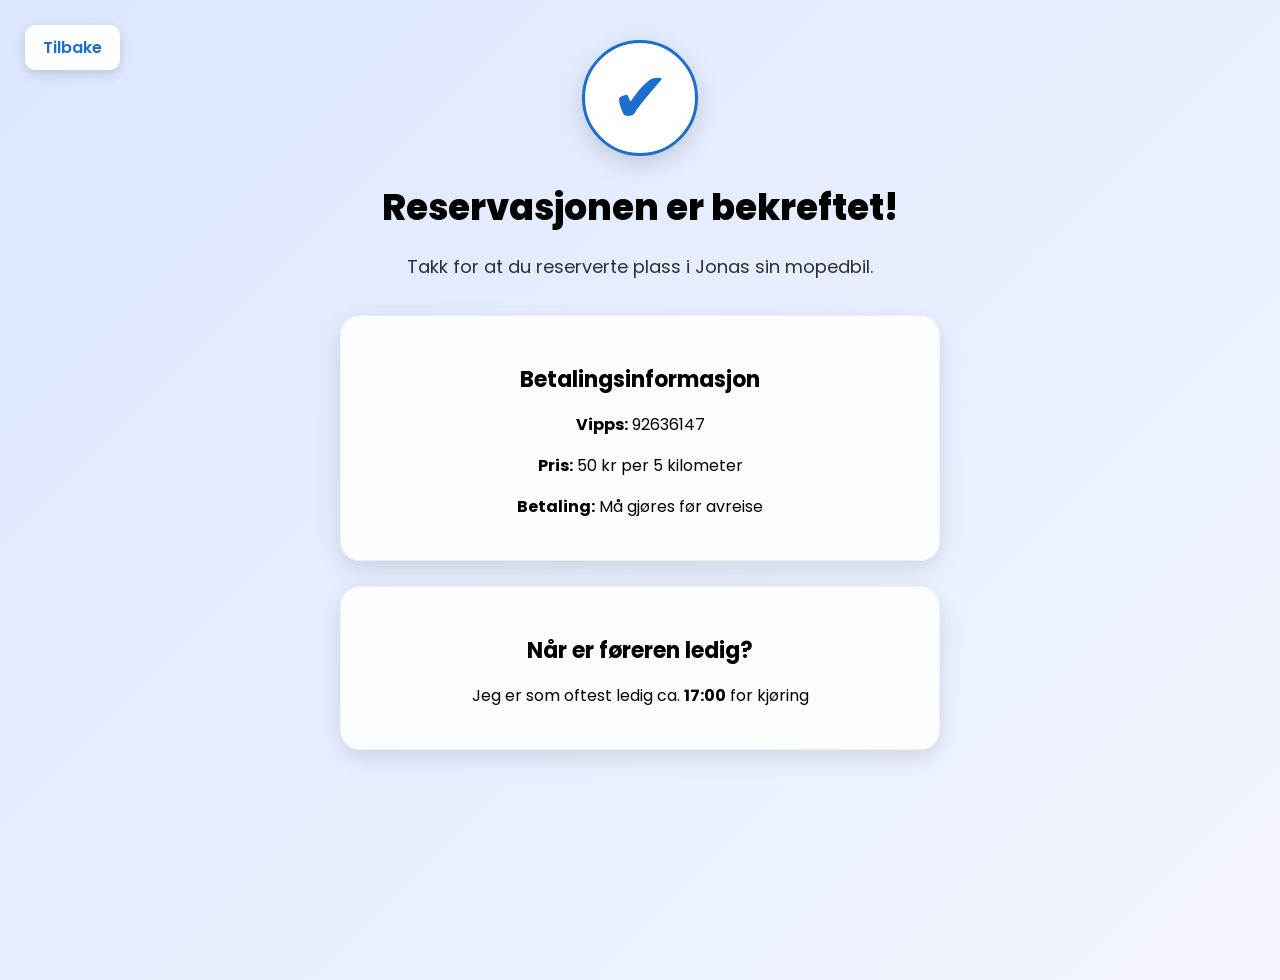
<file: bekreftelse.html>
<!DOCTYPE html>
<html lang="no">
<head>
    <meta charset="UTF-8">
    <title>Bekreftelse</title>
    <link rel="stylesheet" href="style.css">
</head>
<body class="confirm-body">

<a href="index.html" class="back-btn">Tilbake</a>

<div class="confirm-wrapper">

    <div class="confirm-icon">✔</div>

    <h1 class="confirm-title">Reservasjonen er bekreftet!</h1>
    <p class="confirm-sub">Takk for at du reserverte plass i Jonas sin mopedbil.</p>

    <div class="confirm-card">
        <h3>Betalingsinformasjon</h3>
        <p><strong>Vipps:</strong> 92636147</p>
        <p><strong>Pris:</strong> 50 kr per 5 kilometer</p>
        <p><strong>Betaling:</strong> Må gjøres før avreise</p>
    </div>

    <div class="confirm-card">
        <h3>Når er føreren ledig?</h3>
        <p>Jeg er som oftest ledig ca. <strong>17:00</strong> for kjøring</p>
    </div>

</div>

</body>
</html>
</file>
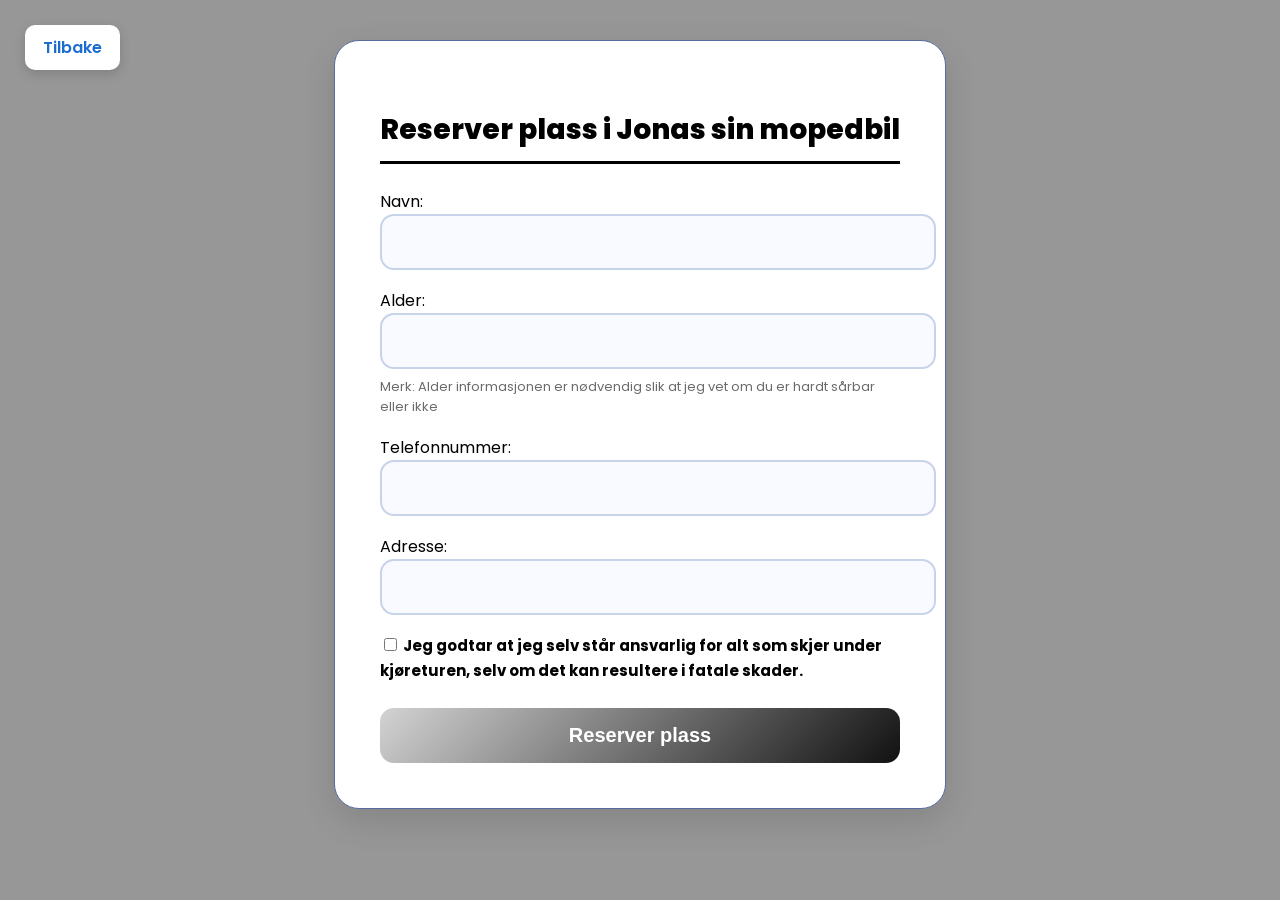
<file: skjema.html>
<!DOCTYPE html>
<html lang="no">
<head>
    <meta charset="UTF-8">
    <title>Skjema – Reserver plass</title>
    <link rel="stylesheet" href="style.css">
</head>
<body class="form-body">

<a href="index.html" class="back-btn">Tilbake</a>

<div class="container">
    <h2>Reserver plass i Jonas sin mopedbil</h2>

    <form id="mopedForm">

        <!-- NAVN -->
        <label>Navn:</label>
        <input type="text" name="navn" required>

        <!-- ALDER -->
        <label>Alder:</label>
        <input type="number" name="alder" required>
        <p class="small-text">Merk: Alder informasjonen er nødvendig slik at jeg vet om du er hardt sårbar eller ikke</p>

        <!-- TELEFON -->
        <label>Telefonnummer:</label>
        <input type="tel" name="telefon" required>

        <!-- ADRESSE -->
        <label>Adresse:</label>
        <input type="text" name="adresse" required>

        <!-- CHECKBOX -->
        <label class="checkbox">
            <input type="checkbox" required>
            Jeg godtar at jeg selv står ansvarlig for alt som skjer under kjøreturen, selv om det kan resultere i fatale skader.
        </label>

        <!-- SEND INN -->
        <button type="submit">Reserver plass</button>
    </form>
</div>

<!-- POPUP -->
<div class="popup-overlay" id="popup">
    <div class="popup-box">
        <h2>Du er snart ferdig med reserveringen</h2>
        <p>Du har nå fylt ut skjemaet, og trykket at du godtar alt som skjer under kjøring uansett konsekvenser.</p>
        <p><strong>Er du helt sikker på din beslutning?</strong></p>

        <div class="popup-buttons">
            <button class="popup-btn-yes" id="yesBtn">Ja, jeg er sikker</button>
            <button class="popup-btn-no" id="noBtn">Nei, jeg er ikke sikker</button>
        </div>
    </div>
</div>

<script>
    const form = document.getElementById("mopedForm");
    const popup = document.getElementById("popup");
    const yesBtn = document.getElementById("yesBtn");
    const noBtn = document.getElementById("noBtn");

    form.addEventListener("submit", function(event) {
        event.preventDefault();
        popup.style.display = "flex";
    });

    yesBtn.addEventListener("click", function() {
        window.location.href = "bekreftelse.html";
    });

    noBtn.addEventListener("click", function() {
        window.location.href = "index.html";
    });
</script>

</body>
</html>
</file>
<file: style.css>
/* GLOBAL FONT */
@import url('https://fonts.googleapis.com/css2?family=Poppins:wght@300;400;600;800&display=swap');

body {
    font-family: 'Poppins', sans-serif;
    margin: 0;
    padding: 0;
}

/* ========================= */
/*         INDEX SIDE        */
/* ========================= */

/* Bakgrunnsbilde – bytt gjerne til ditt eget */
.index-body {
    background: url("media/bilder/bil1.jpg") center/cover no-repeat fixed;
    height: 100vh;
    margin: 0;
    position: relative;
    overflow: hidden;
}

/* Mørk overlay for dramatisk effekt */
.hero-overlay {
    position: absolute;
    top: 0;
    left: 0;
    width: 100%;
    height: 100%;
    background: rgba(0,0,0,0.55);
    backdrop-filter: blur(2px);
}

/* Midtstilt innhold */
.hero-content {
    position: relative;
    z-index: 2;
    text-align: center;
    top: 42%; /* løfter alt opp på PC */
    transform: translateY(-42%);
    color: white;
    animation: fadeIn 1.2s ease-out;
}

.index-title {
    font-size: 60px;
    font-weight: 800;
    margin-bottom: 10px;
    text-shadow: 
        2px 2px 0px black,
        -2px 2px 0px black,
        2px -2px 0px black,
        -2px -2px 0px black;
}
.index-sub {
    font-size: 22px;
    opacity: 0.9;
    margin-bottom: 40px;
}

/* Glass-knapper */
.btn {
    background: rgba(255,255,255,0.15);
    color: white;
    padding: 18px 40px;
    font-size: 22px;
    border-radius: 12px;
    text-decoration: none;
    font-weight: 600;
    border: 2px solid rgba(255,255,255,0.3);
    backdrop-filter: blur(10px);
    box-shadow: 0 4px 12px rgba(0,0,0,0.25);
    transition: 0.2s;
}

.btn:hover {
    background: rgba(255,255,255,0.25);
    transform: scale(1.08);
}

.button-wrapper {
    display: flex;
    flex-direction: column;
    align-items: center;
    gap: 25px;
}

/* Fade-in animasjon */
@keyframes fadeIn {
    from { opacity: 0; transform: translateY(-60%); }
    to { opacity: 1; transform: translateY(-42%); }
}

/* ========================= */
/*       TILBAKE-KNAPP       */
/* ========================= */

.back-btn {
    position: absolute;
    top: 25px;
    left: 25px;
    background: white;
    color: #1c6dd0;
    padding: 10px 18px;
    border-radius: 10px;
    font-weight: 600;
    text-decoration: none;
    box-shadow: 0 4px 12px rgba(0,0,0,0.15);
    transition: 0.2s;
}

.back-btn:hover {
    transform: scale(1.05);
    box-shadow: 0 6px 18px rgba(0,0,0,0.25);
}

/* ========================= */
/*        SKJEMA SIDE        */
/* ========================= */

.form-body {
    background: #979797;
    padding: 40px;
}

/* CARD PRO – Premium skjema */
.container {
    background: white;
    padding: 45px;
    max-width: 520px;
    margin: auto;
    border-radius: 25px;
    box-shadow: 0 12px 35px rgba(0,0,0,0.12);
    border: 1px solid #566ca0;
}

h2 {
    text-align: center;
    font-weight: 800;
    font-size: 28px;
    margin-bottom: 25px;
    padding-bottom: 10px;
    border-bottom: 3px solid #000000;
}

/* Input-felt – større, rundere, renere */
input[type="text"], 
input[type="number"], 
input[type="tel"] {
    width: 100%;
    padding: 16px;
    border-radius: 14px;
    border: 2px solid #c7d3e8;
    font-size: 17px;
    margin-bottom: 18px;
    transition: 0.2s;
    background: #f8faff;
}

input:focus {
    border-color: #30527c;
    outline: none;
    box-shadow: 0 0 8px rgba(39, 56, 77, 0.25);
}

/* Checkbox */
.checkbox {
    margin-top: 10px;
    margin-bottom: 25px;
    font-size: 15px;
    font-weight: 700; /* gjør teksten tykkere */
    line-height: 1.5;
}


/* Knapp */
button {
    width: 100%;
    padding: 16px;
    background: linear-gradient(135deg, #d4d3d3, #111111);
    color: white;
    border: none;
    border-radius: 14px;
    font-size: 20px;
    font-weight: 700;
    cursor: pointer;
    transition: 0.2s;
    margin-top: 25px; /* flytter knappen ned */
}

button:hover {
    transform: scale(1.04);
    box-shadow: 0 8px 22px rgba(0,0,0,0.25);
}


/* Liten tekst */
.small-text {
    font-size: 13px;
    color: #6b6b6b;
    margin-top: -10px;
    margin-bottom: 18px;
}


/* ========================= */
/*           POPUP           */
/* ========================= */

.popup-overlay {
    position: fixed;
    top: 0;
    left: 0;
    width: 100%;
    height: 100%;
    background: rgba(0,0,0,0.55);
    display: none;
    justify-content: center;
    align-items: center;
    z-index: 999;
}

.popup-box {
    background: white;
    padding: 30px;
    width: 90%;
    max-width: 420px;
    border-radius: 18px;
    text-align: center;
    box-shadow: 0 8px 25px rgba(0,0,0,0.25);
}

.popup-buttons {
    display: flex;
    justify-content: space-between;
    gap: 15px;
}

.popup-btn-yes,
.popup-btn-no {
    flex: 1;
    padding: 12px;
    border-radius: 10px;
    font-size: 16px;
    font-weight: 600;
    cursor: pointer;
    border: none;
}

.popup-btn-yes {
    background: #1c6dd0;
    color: white;
}

.popup-btn-no {
    background: #d9534f;
    color: white;
}

/* ========================= */
/*     NY BEKREFTELSE SIDE   */
/* ========================= */

.confirm-body {
    background: linear-gradient(135deg, #dce7ff, #f3f6ff);
    padding: 40px;
    min-height: 100vh;
}

.confirm-wrapper {
    max-width: 600px;
    margin: auto;
    text-align: center;
    animation: fadeIn 0.9s ease-out;
}

.confirm-icon {
    font-size: 70px;
    color: #1c6dd0;
    background: white;
    width: 110px;
    height: 110px;
    margin: 0 auto 20px auto;
    border-radius: 50%;
    display: flex;
    justify-content: center;
    align-items: center;
    box-shadow: 0 8px 25px rgba(0,0,0,0.15);
    border: 3px solid #1c6dd0;
}

.confirm-title {
    font-size: 36px;
    font-weight: 800;
    margin-bottom: 5px;
}

.confirm-sub {
    font-size: 18px;
    opacity: 0.8;
    margin-bottom: 35px;
}

.confirm-card {
    background: rgba(255,255,255,0.85);
    backdrop-filter: blur(6px);
    padding: 25px;
    border-radius: 20px;
    margin-bottom: 25px;
    box-shadow: 0 8px 25px rgba(0,0,0,0.12);
    border: 1px solid rgba(0,0,0,0.05);
}

.confirm-card h3 {
    font-size: 22px;
    margin-bottom: 10px;
    font-weight: 700;
}

/* Fade-in animasjon */
@keyframes fadeIn {
    from { opacity: 0; transform: translateY(20px); }
    to { opacity: 1; transform: translateY(0); }
}


/* ========================= */
/*     PREMIUM GALLERI       */
/* ========================= */

.gallery-body {
    background: #3c3d3f;
    padding: 40px;
    text-align: center;
    min-height: 100vh;
}

.gallery-title {
    font-size: 46px;
    font-weight: 800;
    margin-bottom: 5px;
}

.gallery-sub {
    font-size: 18px;
    opacity: 0.7;
    margin-bottom: 40px;
}

/* GRID */
.gallery-grid {
    display: grid;
    grid-template-columns: repeat(auto-fit, minmax(280px, 1fr));
    gap: 30px;
    max-width: 1100px;
    margin: auto;
}

/* KORT */
.gallery-card {
    background: rgba(121, 118, 118, 0.6);
    backdrop-filter: blur(8px);
    padding: 18px;
    border-radius: 20px;
    box-shadow: 0 10px 30px rgba(0,0,0,0.15);
    transition: 0.25s ease;
    animation: fadeIn 0.8s ease-out;
}

.gallery-card:hover {
    transform: translateY(-8px) scale(1.03);
    box-shadow: 0 14px 35px rgba(121, 118, 118, 0.25);
}

/* BILDER */
.gallery-card img {
    width: 100%;
    border-radius: 16px;
    transition: 0.25s ease;
}

.gallery-card:hover img {
    transform: scale(1.05);
}

/* TEKST */
.gallery-caption {
    font-size: 15px;
    margin-top: 12px;
    opacity: 0.85;
    font-weight: 600;
}

/* Fade-in animasjon */
@keyframes fadeIn {
    from { opacity: 0; transform: translateY(20px); }
    to { opacity: 1; transform: translateY(0); }
}


/* ========================= */
/*      MOBILVENNLIG INDEX   */
/* ========================= */

@media (max-width: 768px) {

    .index-title {
        font-size: 36px;
        margin-bottom: 5px;
    }

    .index-sub {
        font-size: 16px;
        margin-bottom: 25px;
        padding: 0 20px;
    }

    .button-wrapper {
        gap: 18px;
    }

    .btn {
        padding: 14px 28px;
        font-size: 18px;
        border-radius: 10px;
    }

    .hero-content {
        top: 50%;
        transform: translateY(-50%);
        padding: 0 20px;
    }
}

/* EKSTRA LITEN MOBIL */
@media (max-width: 480px) {

    .index-title {
        font-size: 30px;
    }

    .index-sub {
        font-size: 14px;
    }

    .btn {
        font-size: 16px;
        padding: 12px 24px;
    }
}
</file>
